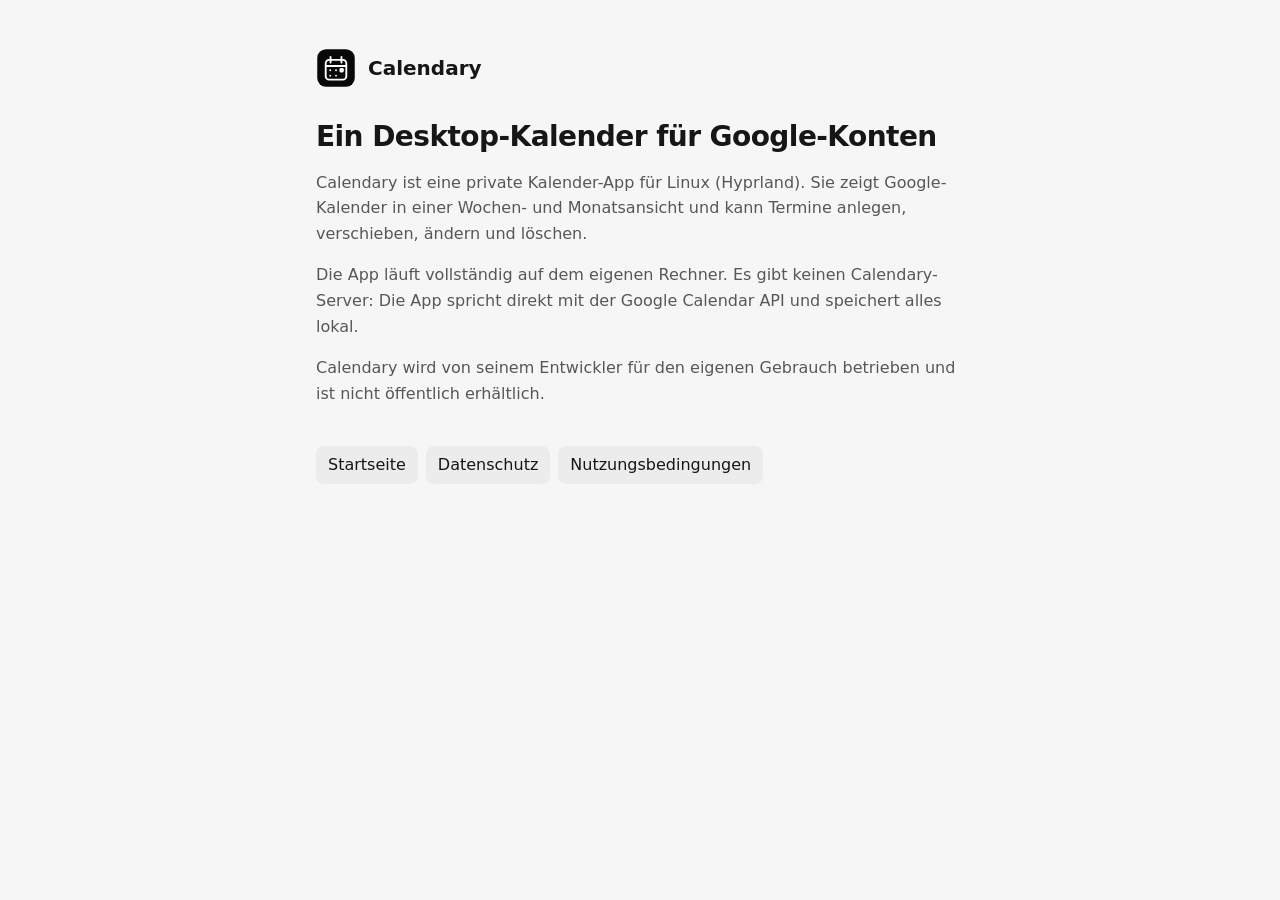
<file: index.html>
<!doctype html>
<html lang="de">
<head>
<meta charset="utf-8">
<meta name="viewport" content="width=device-width, initial-scale=1">
<link rel="icon" href="icon.svg">
<link rel="stylesheet" href="style.css">
<title>Calendary</title>
</head>
<body>
<main>
<header><img src="icon.svg" alt=""><a href="./">Calendary</a></header>
<h1>Ein Desktop-Kalender für Google-Konten</h1>
<p>Calendary ist eine private Kalender-App für Linux (Hyprland). Sie zeigt Google-Kalender in einer Wochen- und
Monatsansicht und kann Termine anlegen, verschieben, ändern und löschen.</p>
<p>Die App läuft vollständig auf dem eigenen Rechner. Es gibt keinen Calendary-Server: Die App spricht direkt mit
der Google Calendar API und speichert alles lokal.</p>
<p>Calendary wird von seinem Entwickler für den eigenen Gebrauch betrieben und ist nicht öffentlich erhältlich.</p>
<nav><a href="./">Startseite</a><a href="privacy.html">Datenschutz</a><a href="terms.html">Nutzungsbedingungen</a></nav>
</main>
</body>
</html>
</file>
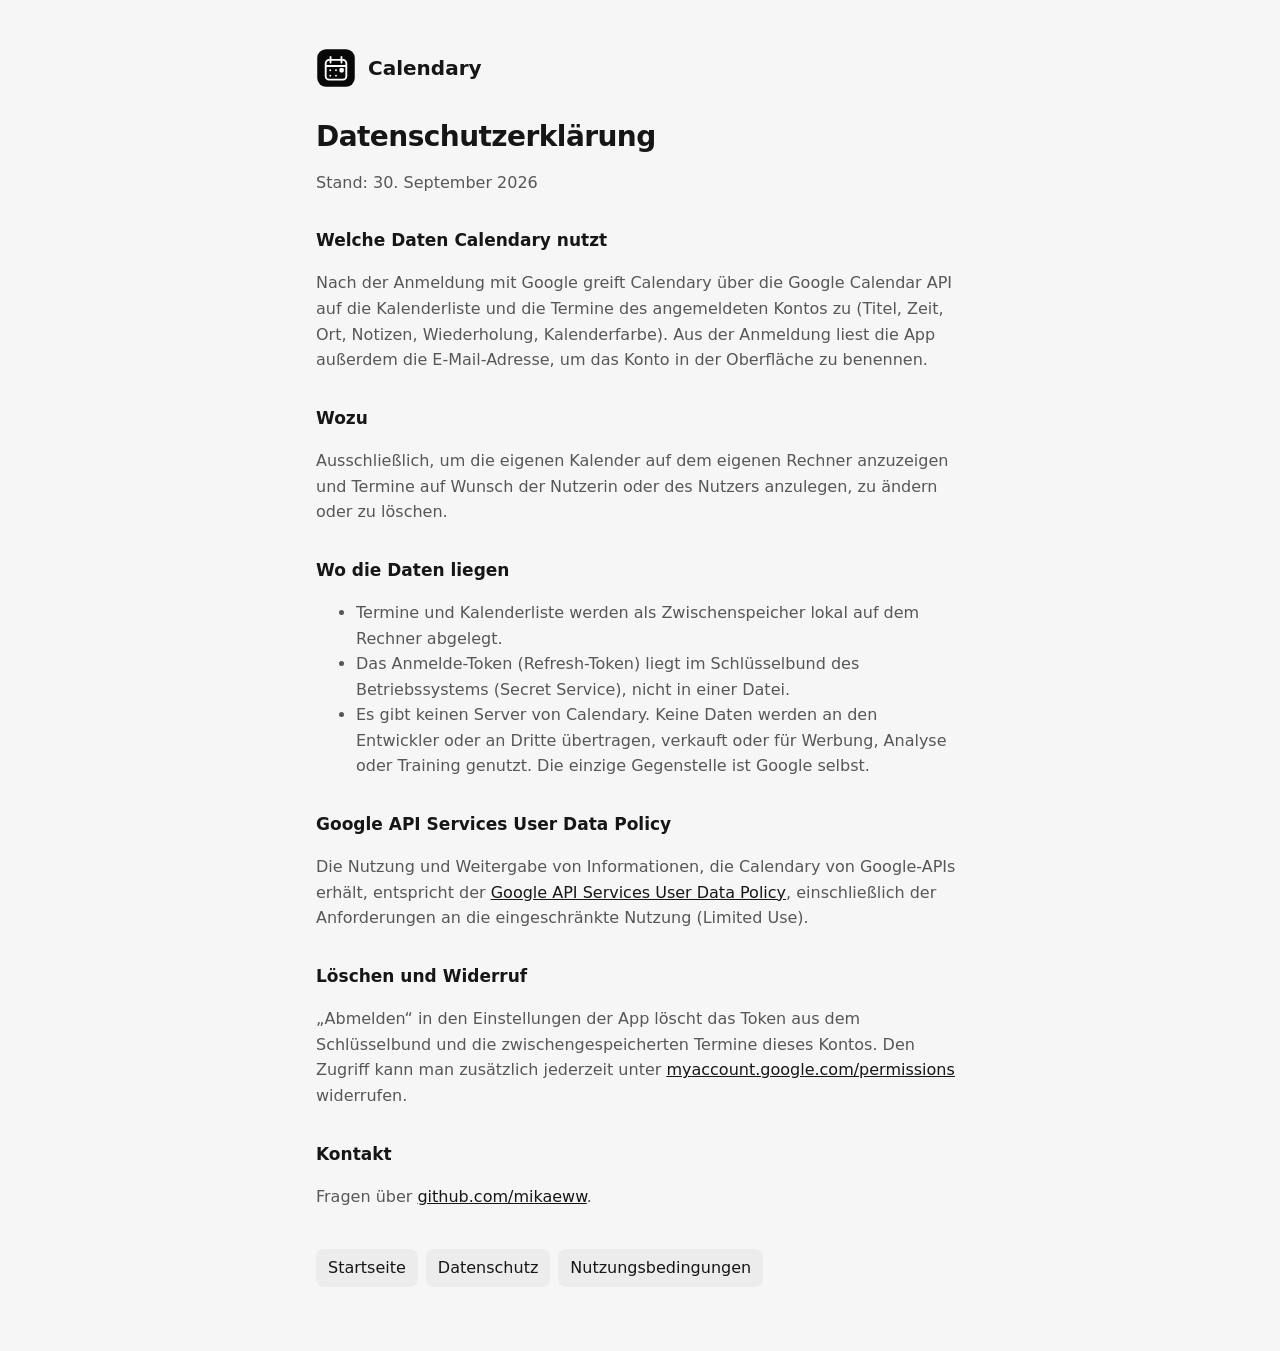
<file: privacy.html>
<!doctype html>
<html lang="de">
<head>
<meta charset="utf-8">
<meta name="viewport" content="width=device-width, initial-scale=1">
<link rel="icon" href="icon.svg">
<link rel="stylesheet" href="style.css">
<title>Datenschutz – Calendary</title>
</head>
<body>
<main>
<header><img src="icon.svg" alt=""><a href="./">Calendary</a></header>
<h1>Datenschutzerklärung</h1>
<p>Stand: 30. September 2026</p>

<h2>Welche Daten Calendary nutzt</h2>
<p>Nach der Anmeldung mit Google greift Calendary über die Google Calendar API auf die Kalenderliste und die Termine
des angemeldeten Kontos zu (Titel, Zeit, Ort, Notizen, Wiederholung, Kalenderfarbe). Aus der Anmeldung liest die App
außerdem die E-Mail-Adresse, um das Konto in der Oberfläche zu benennen.</p>

<h2>Wozu</h2>
<p>Ausschließlich, um die eigenen Kalender auf dem eigenen Rechner anzuzeigen und Termine auf Wunsch der Nutzerin
oder des Nutzers anzulegen, zu ändern oder zu löschen.</p>

<h2>Wo die Daten liegen</h2>
<ul>
<li>Termine und Kalenderliste werden als Zwischenspeicher lokal auf dem Rechner abgelegt.</li>
<li>Das Anmelde-Token (Refresh-Token) liegt im Schlüsselbund des Betriebssystems (Secret Service), nicht in einer
Datei.</li>
<li>Es gibt keinen Server von Calendary. Keine Daten werden an den Entwickler oder an Dritte übertragen, verkauft
oder für Werbung, Analyse oder Training genutzt. Die einzige Gegenstelle ist Google selbst.</li>
</ul>

<h2>Google API Services User Data Policy</h2>
<p>Die Nutzung und Weitergabe von Informationen, die Calendary von Google-APIs erhält, entspricht der
<a href="https://developers.google.com/terms/api-services-user-data-policy">Google API Services User Data Policy</a>,
einschließlich der Anforderungen an die eingeschränkte Nutzung (Limited Use).</p>

<h2>Löschen und Widerruf</h2>
<p>„Abmelden“ in den Einstellungen der App löscht das Token aus dem Schlüsselbund und die zwischengespeicherten
Termine dieses Kontos. Den Zugriff kann man zusätzlich jederzeit unter
<a href="https://myaccount.google.com/permissions">myaccount.google.com/permissions</a> widerrufen.</p>

<h2>Kontakt</h2>
<p>Fragen über <a href="https://github.com/mikaeww">github.com/mikaeww</a>.</p>
<nav><a href="./">Startseite</a><a href="privacy.html">Datenschutz</a><a href="terms.html">Nutzungsbedingungen</a></nav>
</main>
</body>
</html>
</file>
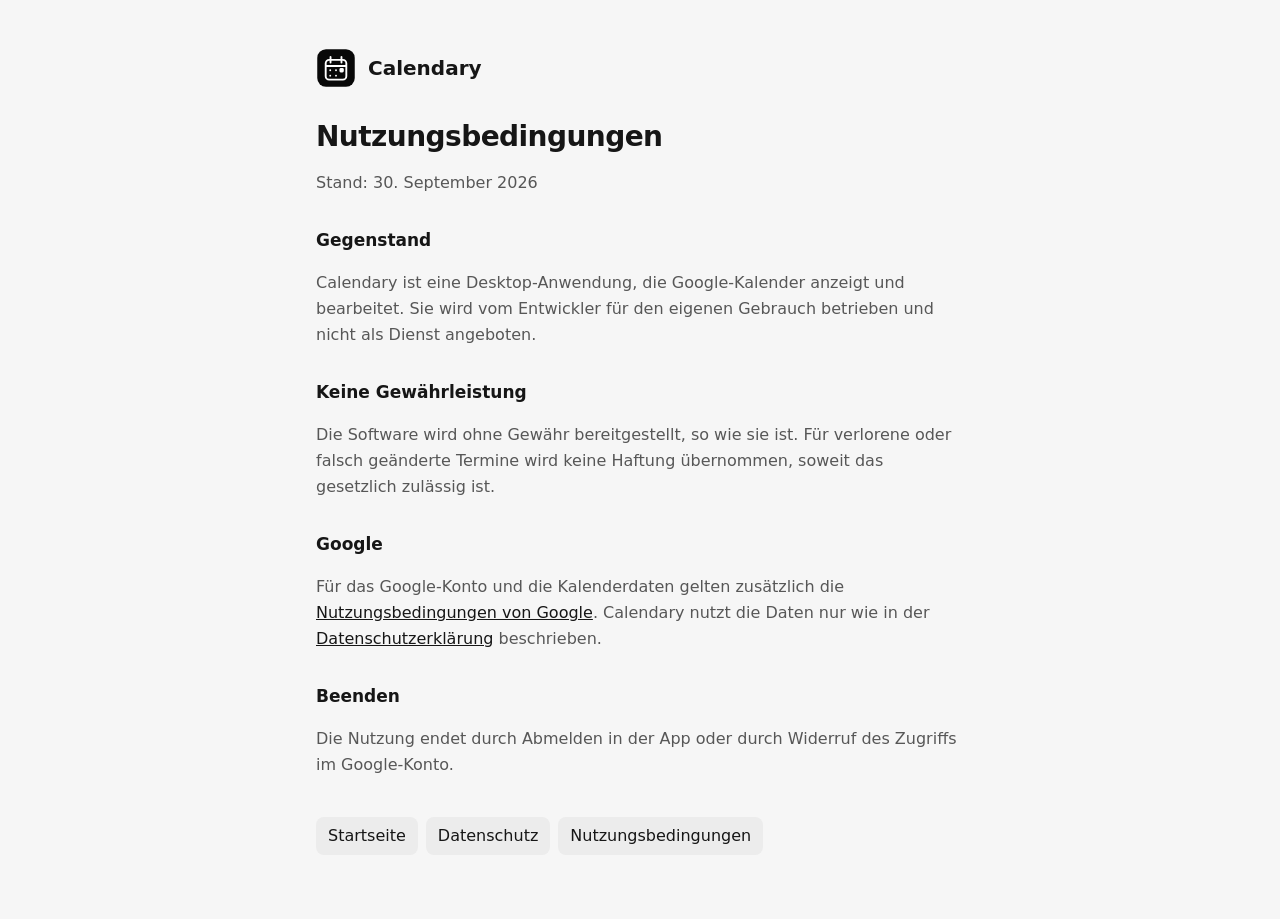
<file: terms.html>
<!doctype html>
<html lang="de">
<head>
<meta charset="utf-8">
<meta name="viewport" content="width=device-width, initial-scale=1">
<link rel="icon" href="icon.svg">
<link rel="stylesheet" href="style.css">
<title>Nutzungsbedingungen – Calendary</title>
</head>
<body>
<main>
<header><img src="icon.svg" alt=""><a href="./">Calendary</a></header>
<h1>Nutzungsbedingungen</h1>
<p>Stand: 30. September 2026</p>

<h2>Gegenstand</h2>
<p>Calendary ist eine Desktop-Anwendung, die Google-Kalender anzeigt und bearbeitet. Sie wird vom Entwickler für den
eigenen Gebrauch betrieben und nicht als Dienst angeboten.</p>

<h2>Keine Gewährleistung</h2>
<p>Die Software wird ohne Gewähr bereitgestellt, so wie sie ist. Für verlorene oder falsch geänderte Termine wird
keine Haftung übernommen, soweit das gesetzlich zulässig ist.</p>

<h2>Google</h2>
<p>Für das Google-Konto und die Kalenderdaten gelten zusätzlich die
<a href="https://policies.google.com/terms">Nutzungsbedingungen von Google</a>. Calendary nutzt die Daten nur wie in der
<a href="privacy.html">Datenschutzerklärung</a> beschrieben.</p>

<h2>Beenden</h2>
<p>Die Nutzung endet durch Abmelden in der App oder durch Widerruf des Zugriffs im Google-Konto.</p>
<nav><a href="./">Startseite</a><a href="privacy.html">Datenschutz</a><a href="terms.html">Nutzungsbedingungen</a></nav>
</main>
</body>
</html>
</file>
<file: style.css>
:root { --bg: #f6f6f6; --raise: #ececec; --fg: #161616; --sub: #575757; color-scheme: light dark; }
@media (prefers-color-scheme: dark) { :root { --bg: #111111; --raise: #1b1b1b; --fg: #ececec; --sub: #a3a3a3; } }
* { box-sizing: border-box; }
body { margin: 0; background: var(--bg); color: var(--fg); font: 16px/1.6 system-ui, sans-serif; }
main { max-width: 680px; margin: 0 auto; padding: 48px 16px 64px; }
header { display: flex; align-items: center; gap: 12px; margin-bottom: 32px; }
header img { width: 40px; height: 40px; }
header a { color: inherit; text-decoration: none; font-weight: 700; font-size: 20px; }
h1 { font-size: 28px; line-height: 1.2; margin: 0 0 16px; letter-spacing: -0.02em; }
h2 { font-size: 17px; margin: 32px 0 8px; }
p, li { color: var(--sub); }
strong { color: var(--fg); }
a { color: var(--fg); }
nav { display: flex; flex-wrap: wrap; gap: 8px; margin-top: 40px; }
nav a { background: var(--raise); border-radius: 8px; padding: 6px 12px; text-decoration: none; }
</file>
